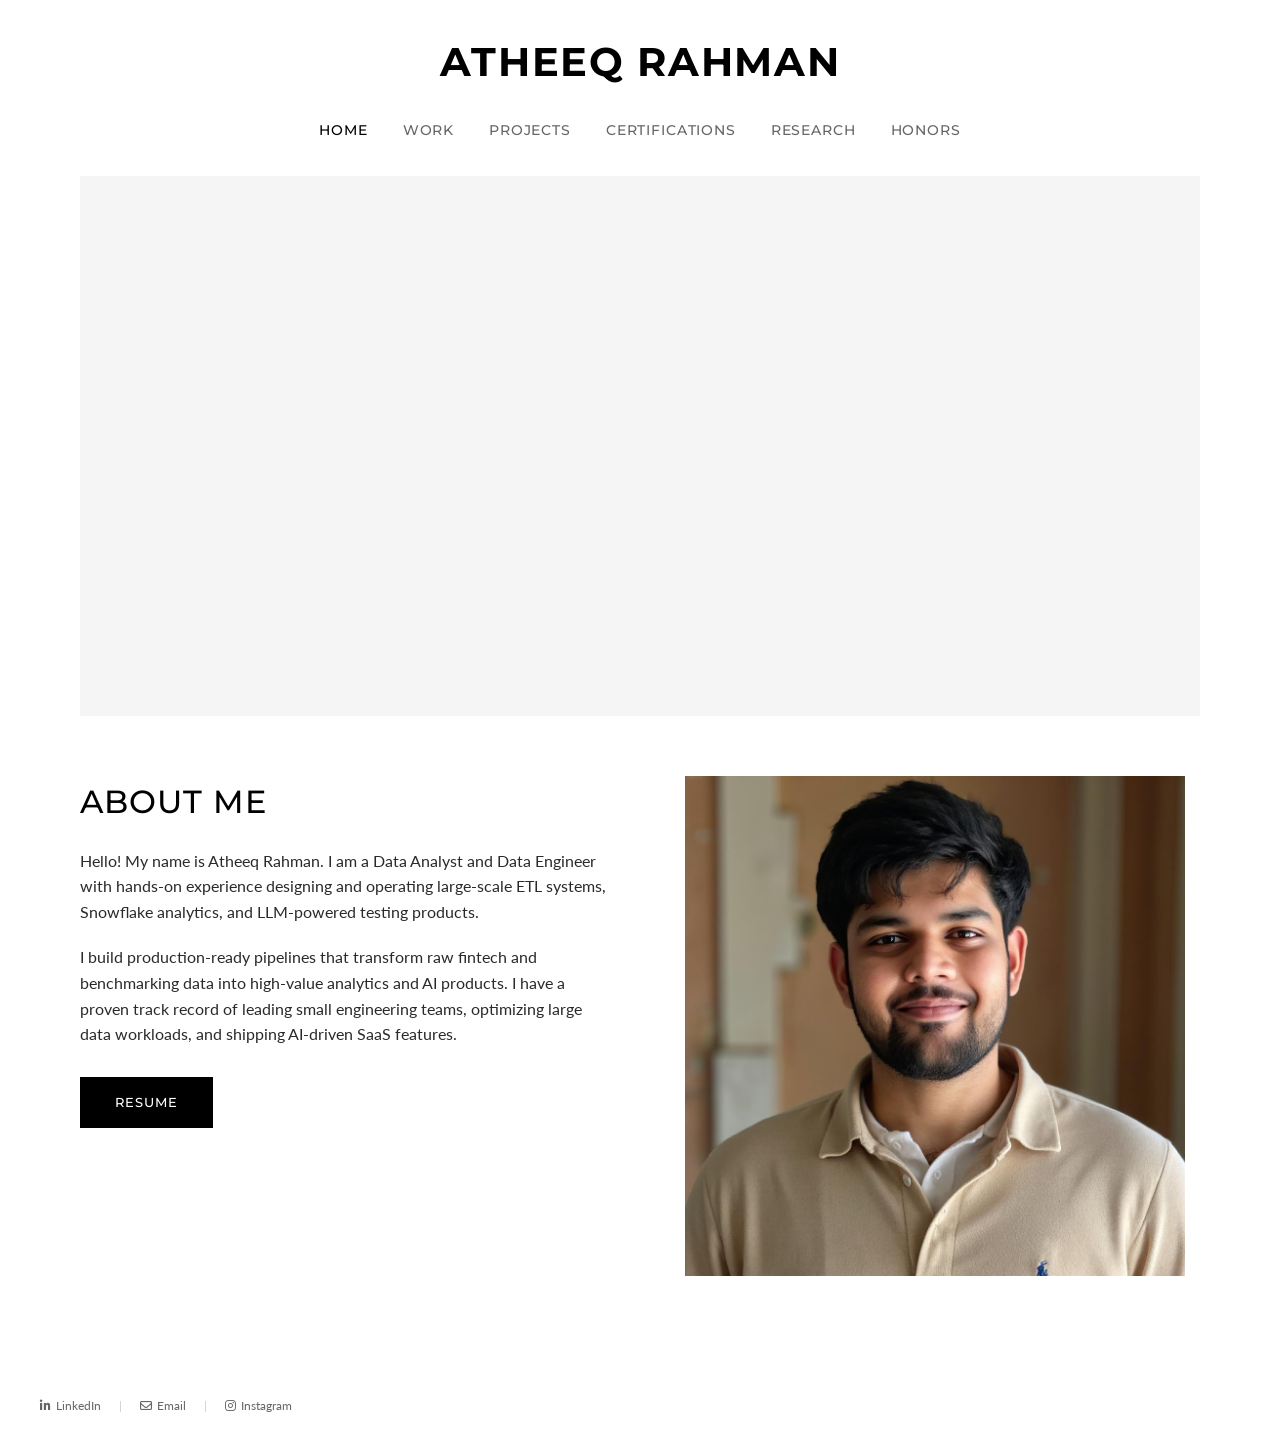
<file: index.html>
<!DOCTYPE html>
<html lang="en">

<head>
    <meta charset="UTF-8">
    <meta name="viewport" content="width=device-width, initial-scale=1.0">
    <title>ATHEEQ RAHMAN - Home</title>
    <link rel="stylesheet" href="css/style.css">
    <link rel="icon" href="img/ar_logo.png">
</head>

<body>

    <!-- Mobile Navigation Overlay -->
    <div class="mobile-nav-overlay">
        <ul class="mobile-nav-links">
            <li><a href="index.html">Home</a></li>
            <li><a href="work.html">Work</a></li>
            <li><a href="projects.html">Projects</a></li>
            <li><a href="certifications.html">Certifications</a></li>
            <li><a href="research.html">Research</a></li>
            <li><a href="honors.html">Honors</a></li>
        </ul>
    </div>

    <!-- Header -->
    <header>
        <div class="hamburger-menu">
            <div class="hamburger-icon">
                <span class="hamburger-line"></span>
                <span class="hamburger-line"></span>
                <span class="hamburger-line"></span>
            </div>
        </div>

        <h1 class="site-title"><a href="index.html">ATHEEQ RAHMAN</a></h1>

        <nav class="desktop-nav">
            <a href="index.html" class="active">HOME</a>
            <a href="work.html">WORK</a>
            <a href="projects.html">PROJECTS</a>
            <a href="certifications.html">CERTIFICATIONS</a>
            <a href="research.html">RESEARCH</a>
            <a href="honors.html">HONORS</a>
        </nav>
    </header>

    <!-- Main Content -->
    <main>
        <!-- Hero Image Section -->
        <section class="hero"
            style="background-image: url('https://images.unsplash.com/photo-1499750310107-5fef28a66643?q=80&w=2070&auto=format&fit=crop');">
        </section>

        <!-- About Section -->
        <section class="split-section">
            <div class="split-text">
                <h2>ABOUT ME</h2>
                <p>Hello! My name is Atheeq Rahman. I am a Data Analyst and Data Engineer with hands-on experience designing and operating large-scale ETL systems, Snowflake analytics, and LLM-powered testing products.</p>
                <p>I build production-ready pipelines that transform raw fintech and benchmarking data into high-value analytics and AI products. I have a proven track record of leading small engineering teams, optimizing large data workloads, and shipping AI-driven SaaS features.</p>
                <div style="margin-top: 30px;">
                    <a href="https://drive.google.com/file/d/1USI_0iSrFmCLJwUeCvkfFnqc3nYuuqk7/view?usp=sharing" target="_blank" class="btn">RESUME</a>
                </div>
            </div>
            <div class="split-image">
                <img src="img/Headshot.jpeg" alt="Atheeq Rahman Portrait" style="max-height: 500px; object-fit: cover;">
            </div>
        </section>
    </main>

    <!-- Footer -->
    <footer>
        <a href="https://www.linkedin.com/in/rahmanatheeq/" target="_blank"><i class="fa-brands fa-linkedin-in" style="margin-right: 5px;"></i>LinkedIn</a> <span style="margin-right: 15px; color: #ccc;">|</span>
        <a href="mailto:atheeqrahman15@gmail.com"><i class="fa-regular fa-envelope" style="margin-right: 5px;"></i>Email</a> <span style="margin-right: 15px; color: #ccc;">|</span>
        <a href="https://www.instagram.com/atheeqrahman._/?hl=en" target="_blank"><i class="fa-brands fa-instagram" style="margin-right: 5px;"></i>Instagram</a>
    </footer>

    <script src="js/script.js"></script>
</body>

</html>
</file>
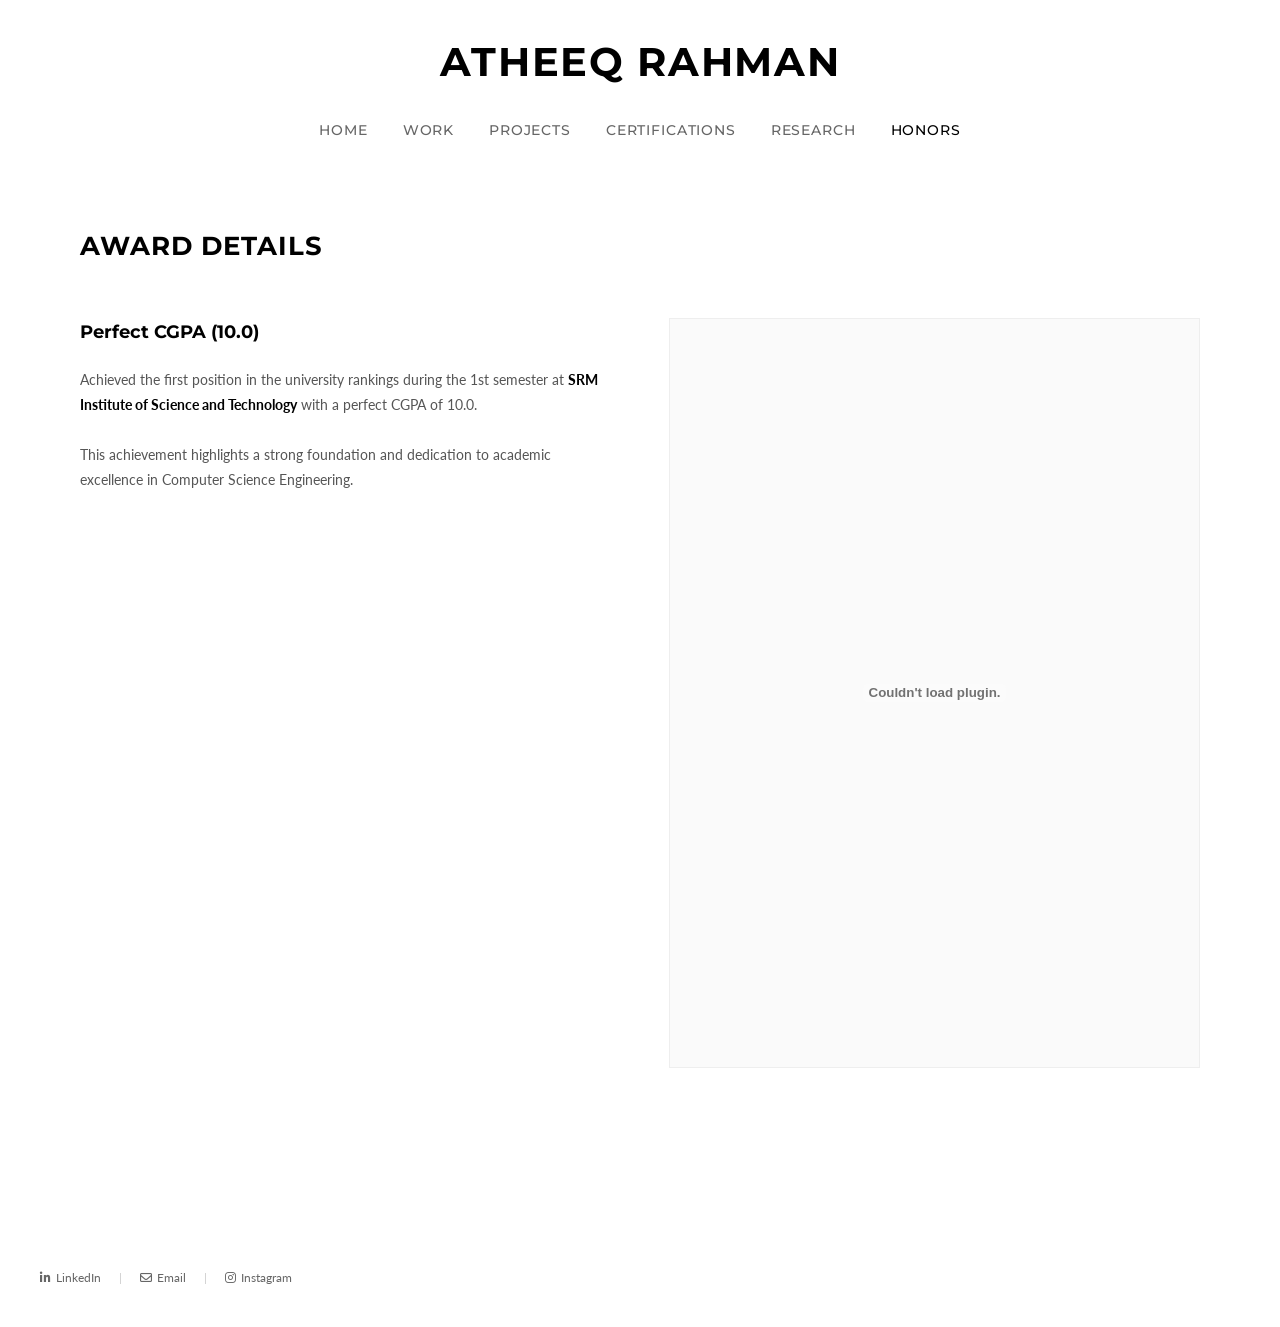
<file: award_cgpa.html>
<!DOCTYPE html>
<html lang="en">
<head>
    <meta charset="UTF-8">
    <meta name="viewport" content="width=device-width, initial-scale=1.0">
    <title>ATHEEQ RAHMAN - Perfect CGPA (10.0)</title>
    <link rel="stylesheet" href="css/style.css">
    <style>
        .award-header {
            margin-top: 50px;
            margin-bottom: 50px;
        }
        .award-header h2 {
            font-size: 26px;
            letter-spacing: 1px;
            font-weight: 700;
            text-transform: uppercase;
        }

        .award-content {
            display: flex;
            align-items: flex-start;
            gap: 60px;
            margin-bottom: 80px;
        }

        .award-text {
            flex: 1;
        }
        .award-text h3 {
            font-size: 18px;
            font-weight: 700;
            margin-bottom: 20px;
            text-transform: none;
            color: #000;
        }
        .award-text p {
            font-size: 14px;
            color: #555;
            margin-bottom: 25px;
            line-height: 1.8;
        }
        .award-text p strong {
            color: #000;
            font-weight: bold;
        }

        .award-media {
            flex: 1;
            display: flex;
            justify-content: flex-start;
            background-color: #fafafa;
            border: 1px solid #eee;
        }
        .award-media embed, .award-media img {
            width: 100%;
            aspect-ratio: 1 / 1.414; /* Portrait aspect ratio */
            height: auto;
            display: block;
        }

        @media screen and (max-width: 768px) {
            .award-content {
                flex-direction: column;
            }
        }
    </style>
    <link rel="icon" href="img/ar_logo.png">
</head>
<body>

    <div class="mobile-nav-overlay">
        <ul class="mobile-nav-links">
            <li><a href="index.html">Home</a></li>
            <li><a href="work.html">Work</a></li>
            <li><a href="projects.html">Projects</a></li>
            <li><a href="certifications.html">Certifications</a></li>
            <li><a href="research.html">Research</a></li>
            <li><a href="honors.html">Honors</a></li>
        </ul>
    </div>

    <header>
        <div class="hamburger-menu">
            <div class="hamburger-icon">
                <span class="hamburger-line"></span>
                <span class="hamburger-line"></span>
                <span class="hamburger-line"></span>
            </div>
        </div>
        <h1 class="site-title"><a href="index.html">ATHEEQ RAHMAN</a></h1>
        <nav class="desktop-nav">
            <a href="index.html">HOME</a>
            <a href="work.html">WORK</a>
            <a href="projects.html">PROJECTS</a>
            <a href="certifications.html">CERTIFICATIONS</a>
            <a href="research.html">RESEARCH</a>
            <a href="honors.html" class="active">HONORS</a>
        </nav>
    </header>

    <main>
        <div class="award-header">
            <h2>AWARD DETAILS</h2>
        </div>
        <div class="award-content">
            <div class="award-text">
                <h3>Perfect CGPA (10.0)</h3>
                <p>Achieved the first position in the university rankings during the 1st semester at <strong>SRM Institute of Science and Technology</strong> with a perfect CGPA of 10.0.</p>
                <p>This achievement highlights a strong foundation and dedication to academic excellence in Computer Science Engineering.</p>
            </div>
            <div class="award-media">
                <embed src="Awards/UG_Semester_1.pdf" type="application/pdf">
            </div>
        </div>
    </main>

    <footer>
        <a href="https://www.linkedin.com/in/rahmanatheeq/" target="_blank"><i class="fa-brands fa-linkedin-in" style="margin-right: 5px;"></i>LinkedIn</a> <span style="margin-right: 15px; color: #ccc;">|</span>
        <a href="mailto:atheeqrahman15@gmail.com"><i class="fa-regular fa-envelope" style="margin-right: 5px;"></i>Email</a> <span style="margin-right: 15px; color: #ccc;">|</span>
        <a href="https://www.instagram.com/atheeqrahman._/?hl=en" target="_blank"><i class="fa-brands fa-instagram" style="margin-right: 5px;"></i>Instagram</a>
    </footer>

    <script src="js/script.js"></script>
</body>
</html>
</file>
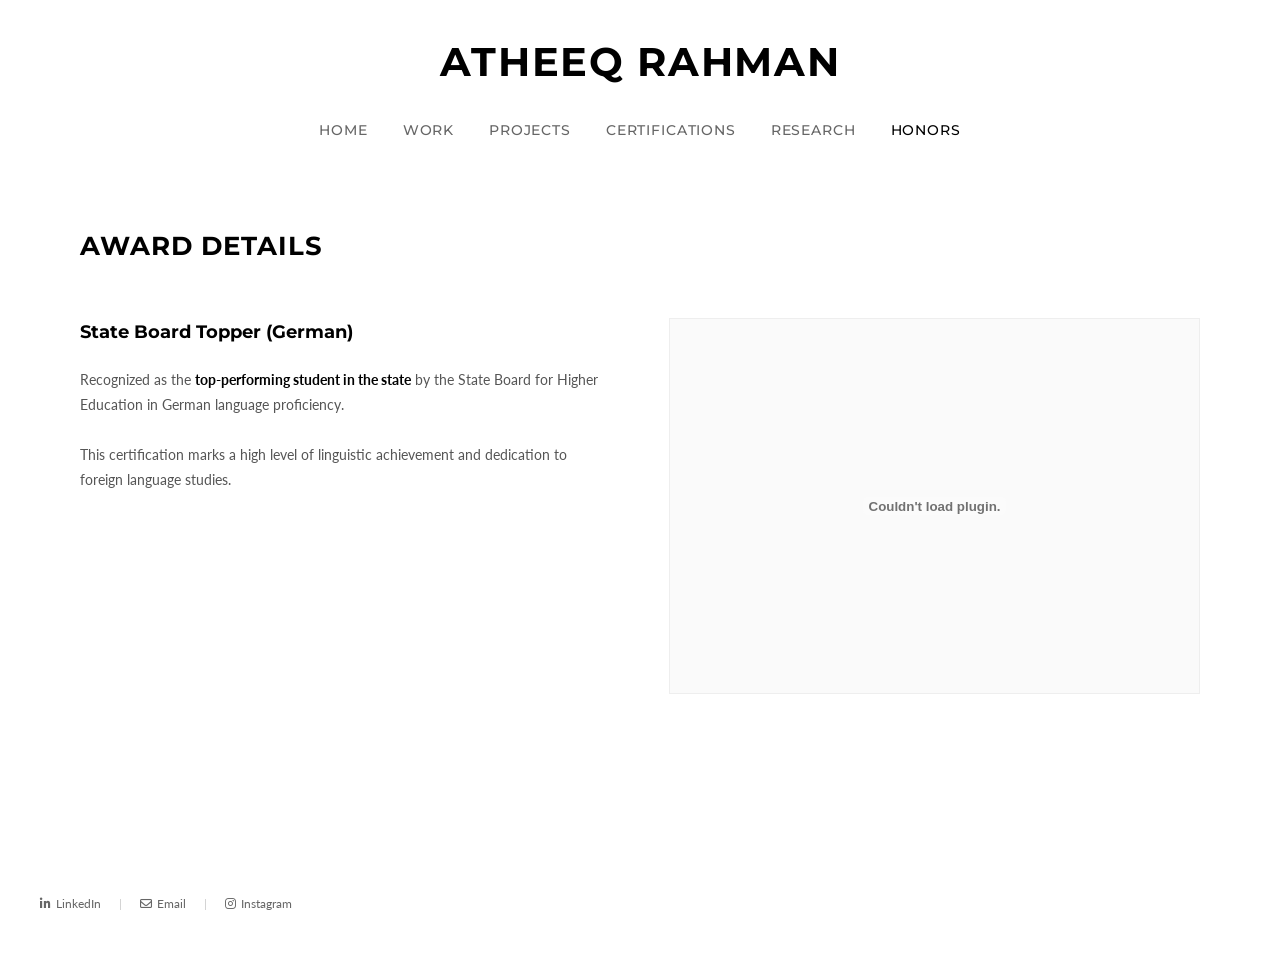
<file: award_german.html>
<!DOCTYPE html>
<html lang="en">
<head>
    <meta charset="UTF-8">
    <meta name="viewport" content="width=device-width, initial-scale=1.0">
    <title>ATHEEQ RAHMAN - State Board Topper</title>
    <link rel="stylesheet" href="css/style.css">
    <style>
        .award-header {
            margin-top: 50px;
            margin-bottom: 50px;
        }
        .award-header h2 {
            font-size: 26px;
            letter-spacing: 1px;
            font-weight: 700;
            text-transform: uppercase;
        }

        .award-content {
            display: flex;
            align-items: flex-start;
            gap: 60px;
            margin-bottom: 80px;
        }

        .award-text {
            flex: 1;
        }
        .award-text h3 {
            font-size: 18px;
            font-weight: 700;
            margin-bottom: 20px;
            text-transform: none;
            color: #000;
        }
        .award-text p {
            font-size: 14px;
            color: #555;
            margin-bottom: 25px;
            line-height: 1.8;
        }
        .award-text p strong {
            color: #000;
            font-weight: bold;
        }

        .award-media {
            flex: 1;
            display: flex;
            justify-content: flex-start;
            background-color: #fafafa;
            border: 1px solid #eee;
        }
        .award-media embed, .award-media img {
            width: 100%;
            aspect-ratio: 1.414 / 1; /* Fits a landscape A4 perfecty */
            height: auto;
            display: block;
        }

        @media screen and (max-width: 768px) {
            .award-content {
                flex-direction: column;
            }
        }
    </style>
    <link rel="icon" href="img/ar_logo.png">
</head>
<body>

    <div class="mobile-nav-overlay">
        <ul class="mobile-nav-links">
            <li><a href="index.html">Home</a></li>
            <li><a href="work.html">Work</a></li>
            <li><a href="projects.html">Projects</a></li>
            <li><a href="certifications.html">Certifications</a></li>
            <li><a href="research.html">Research</a></li>
            <li><a href="honors.html">Honors</a></li>
        </ul>
    </div>

    <header>
        <div class="hamburger-menu">
            <div class="hamburger-icon">
                <span class="hamburger-line"></span>
                <span class="hamburger-line"></span>
                <span class="hamburger-line"></span>
            </div>
        </div>
        <h1 class="site-title"><a href="index.html">ATHEEQ RAHMAN</a></h1>
        <nav class="desktop-nav">
            <a href="index.html">HOME</a>
            <a href="work.html">WORK</a>
            <a href="projects.html">PROJECTS</a>
            <a href="certifications.html">CERTIFICATIONS</a>
            <a href="research.html">RESEARCH</a>
            <a href="honors.html" class="active">HONORS</a>
        </nav>
    </header>

    <main>
        <div class="award-header">
            <h2>AWARD DETAILS</h2>
        </div>
        <div class="award-content">
            <div class="award-text">
                <h3>State Board Topper (German)</h3>
                <p>Recognized as the <strong>top-performing student in the state</strong> by the State Board for Higher Education in German language proficiency.</p>
                <p>This certification marks a high level of linguistic achievement and dedication to foreign language studies.</p>
            </div>
            <div class="award-media">
                <embed src="Awards/German Certificate.pdf" type="application/pdf">
            </div>
        </div>
    </main>

    <footer>
        <a href="https://www.linkedin.com/in/rahmanatheeq/" target="_blank"><i class="fa-brands fa-linkedin-in" style="margin-right: 5px;"></i>LinkedIn</a> <span style="margin-right: 15px; color: #ccc;">|</span>
        <a href="mailto:atheeqrahman15@gmail.com"><i class="fa-regular fa-envelope" style="margin-right: 5px;"></i>Email</a> <span style="margin-right: 15px; color: #ccc;">|</span>
        <a href="https://www.instagram.com/atheeqrahman._/?hl=en" target="_blank"><i class="fa-brands fa-instagram" style="margin-right: 5px;"></i>Instagram</a>
    </footer>

    <script src="js/script.js"></script>
</body>
</html>
</file>
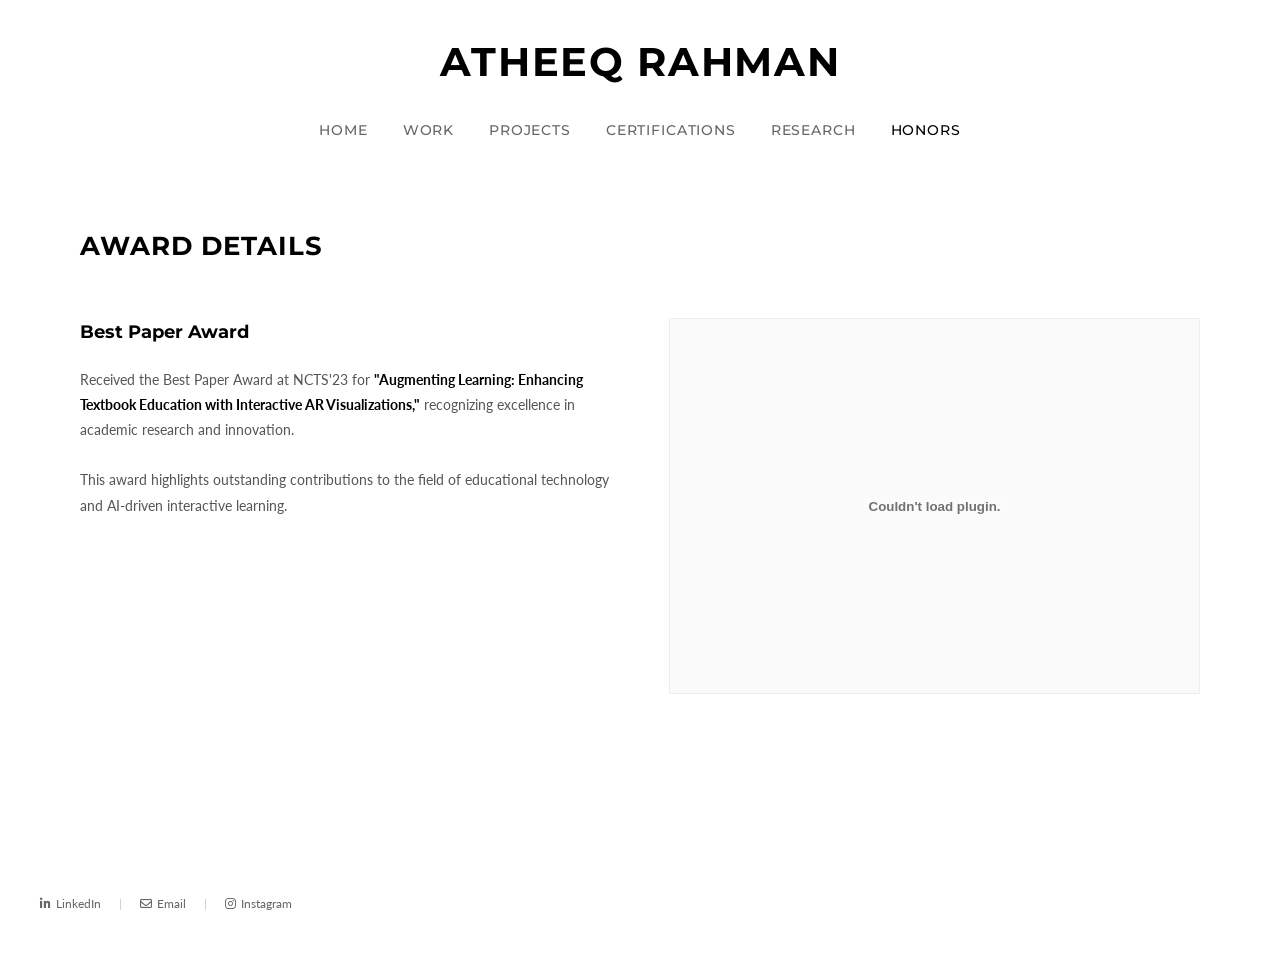
<file: award_paper.html>
<!DOCTYPE html>
<html lang="en">
<head>
    <meta charset="UTF-8">
    <meta name="viewport" content="width=device-width, initial-scale=1.0">
    <title>ATHEEQ RAHMAN - Best Paper Award</title>
    <link rel="stylesheet" href="css/style.css">
    <style>
        .award-header {
            margin-top: 50px;
            margin-bottom: 50px;
        }
        .award-header h2 {
            font-size: 26px;
            letter-spacing: 1px;
            font-weight: 700;
            text-transform: uppercase;
        }

        .award-content {
            display: flex;
            align-items: flex-start;
            gap: 60px;
            margin-bottom: 80px;
        }

        .award-text {
            flex: 1;
        }
        .award-text h3 {
            font-size: 18px;
            font-weight: 700;
            margin-bottom: 20px;
            text-transform: none;
            color: #000;
        }
        .award-text p {
            font-size: 14px;
            color: #555;
            margin-bottom: 25px;
            line-height: 1.8;
        }
        .award-text p strong {
            color: #000;
            font-weight: bold;
        }

        .award-media {
            flex: 1;
            display: flex;
            justify-content: flex-start;
            background-color: #fafafa;
            border: 1px solid #eee;
        }
        .award-media embed, .award-media img {
            width: 100%;
            aspect-ratio: 1.414 / 1; /* Landscape aspect ratio */
            height: auto;
            display: block;
        }

        @media screen and (max-width: 768px) {
            .award-content {
                flex-direction: column;
            }
        }
    </style>
    <link rel="icon" href="img/ar_logo.png">
</head>
<body>

    <div class="mobile-nav-overlay">
        <ul class="mobile-nav-links">
            <li><a href="index.html">Home</a></li>
            <li><a href="work.html">Work</a></li>
            <li><a href="projects.html">Projects</a></li>
            <li><a href="certifications.html">Certifications</a></li>
            <li><a href="research.html">Research</a></li>
            <li><a href="honors.html">Honors</a></li>
        </ul>
    </div>

    <header>
        <div class="hamburger-menu">
            <div class="hamburger-icon">
                <span class="hamburger-line"></span>
                <span class="hamburger-line"></span>
                <span class="hamburger-line"></span>
            </div>
        </div>
        <h1 class="site-title"><a href="index.html">ATHEEQ RAHMAN</a></h1>
        <nav class="desktop-nav">
            <a href="index.html">HOME</a>
            <a href="work.html">WORK</a>
            <a href="projects.html">PROJECTS</a>
            <a href="certifications.html">CERTIFICATIONS</a>
            <a href="research.html">RESEARCH</a>
            <a href="honors.html" class="active">HONORS</a>
        </nav>
    </header>

    <main>
        <div class="award-header">
            <h2>AWARD DETAILS</h2>
        </div>
        <div class="award-content">
            <div class="award-text">
                <h3>Best Paper Award</h3>
                <p>Received the Best Paper Award at NCTS'23 for <strong>"Augmenting Learning: Enhancing Textbook Education with Interactive AR Visualizations,"</strong> recognizing excellence in academic research and innovation.</p>
                <p>This award highlights outstanding contributions to the field of educational technology and AI-driven interactive learning.</p>
            </div>
            <div class="award-media">
                <embed src="Awards/NCTS'23_Best_Paper_Award.pdf" type="application/pdf">
            </div>
        </div>
    </main>

    <footer>
        <a href="https://www.linkedin.com/in/rahmanatheeq/" target="_blank"><i class="fa-brands fa-linkedin-in" style="margin-right: 5px;"></i>LinkedIn</a> <span style="margin-right: 15px; color: #ccc;">|</span>
        <a href="mailto:atheeqrahman15@gmail.com"><i class="fa-regular fa-envelope" style="margin-right: 5px;"></i>Email</a> <span style="margin-right: 15px; color: #ccc;">|</span>
        <a href="https://www.instagram.com/atheeqrahman._/?hl=en" target="_blank"><i class="fa-brands fa-instagram" style="margin-right: 5px;"></i>Instagram</a>
    </footer>

    <script src="js/script.js"></script>
</body>
</html>
</file>
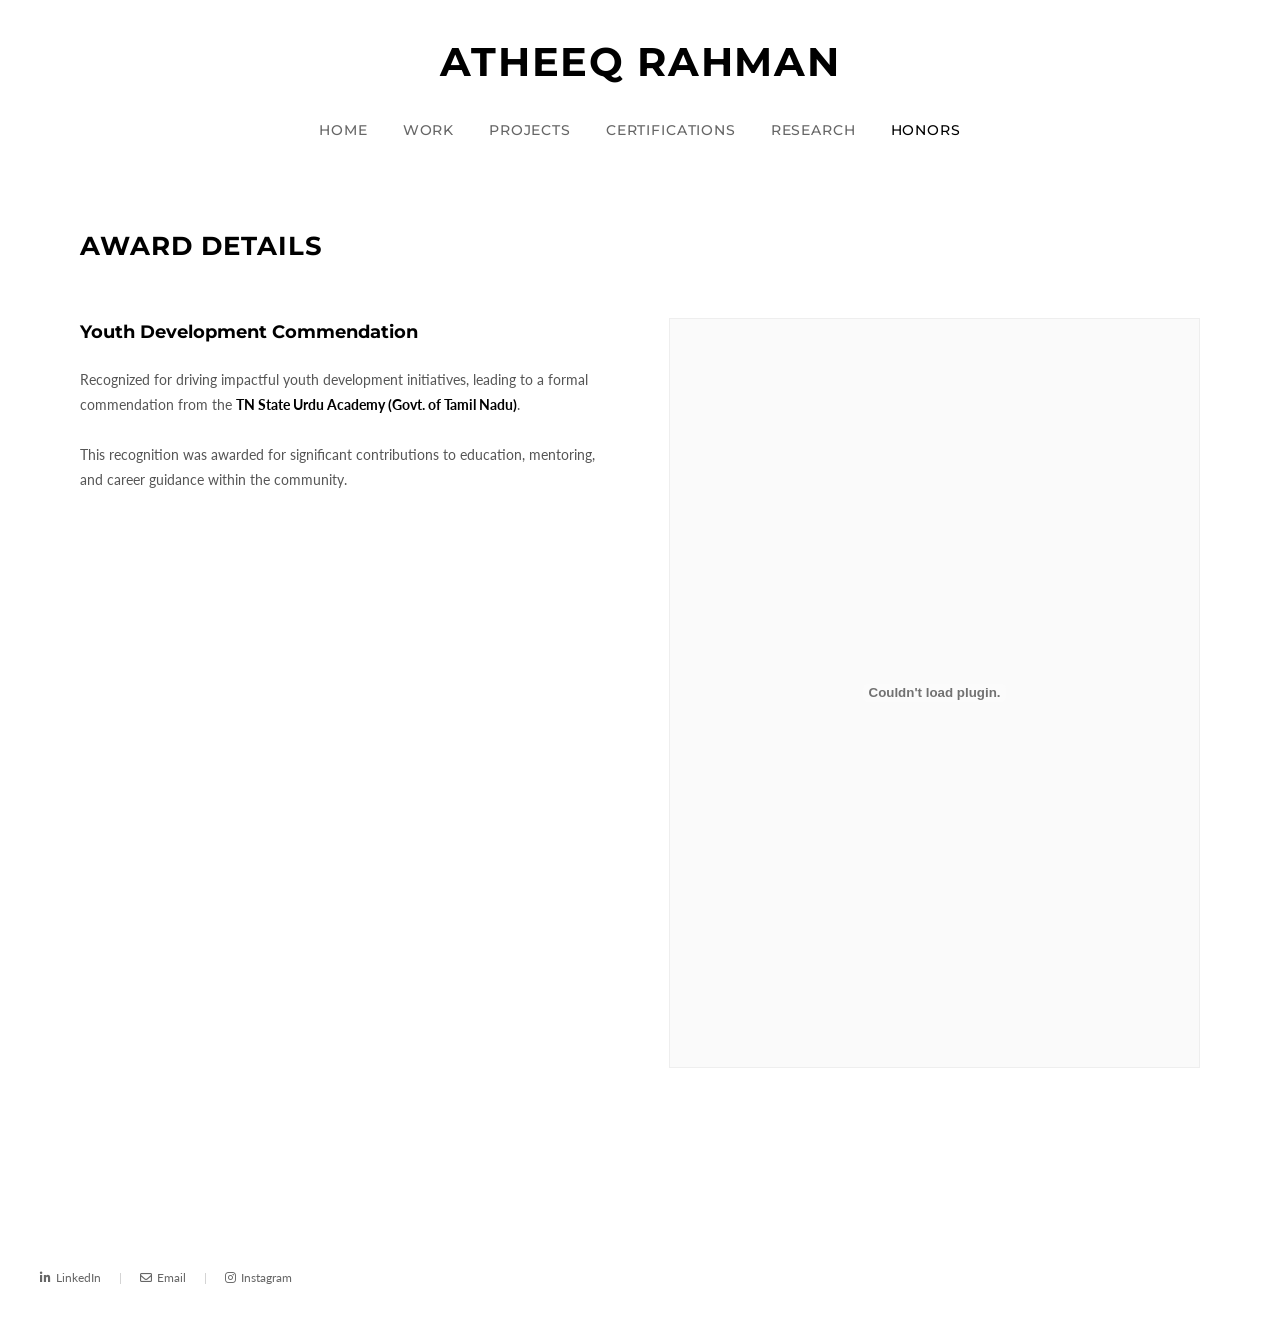
<file: award_youth.html>
<!DOCTYPE html>
<html lang="en">
<head>
    <meta charset="UTF-8">
    <meta name="viewport" content="width=device-width, initial-scale=1.0">
    <title>ATHEEQ RAHMAN - Youth Development</title>
    <link rel="stylesheet" href="css/style.css">
    <style>
        .award-header {
            margin-top: 50px;
            margin-bottom: 50px;
        }
        .award-header h2 {
            font-size: 26px;
            letter-spacing: 1px;
            font-weight: 700;
            text-transform: uppercase;
        }

        .award-content {
            display: flex;
            align-items: flex-start;
            gap: 60px;
            margin-bottom: 80px;
        }

        .award-text {
            flex: 1;
        }
        .award-text h3 {
            font-size: 18px;
            font-weight: 700;
            margin-bottom: 20px;
            text-transform: none;
            color: #000;
        }
        .award-text p {
            font-size: 14px;
            color: #555;
            margin-bottom: 25px;
            line-height: 1.8;
        }
        .award-text p strong {
            color: #000;
            font-weight: bold;
        }

        .award-media {
            flex: 1;
            display: flex;
            justify-content: flex-start;
            background-color: #fafafa;
            border: 1px solid #eee;
        }
        .award-media embed {
            width: 100%;
            height: auto;
            aspect-ratio: 1 / 1.414; /* Portrait PDF Layout */
            display: block;
        }
        .award-media img {
            width: 100%;
            height: auto;
            object-fit: contain;
            display: block;
        }

        @media screen and (max-width: 768px) {
            .award-content {
                flex-direction: column;
            }
        }
    </style>
    <link rel="icon" href="img/ar_logo.png">
</head>
<body>

    <div class="mobile-nav-overlay">
        <ul class="mobile-nav-links">
            <li><a href="index.html">Home</a></li>
            <li><a href="work.html">Work</a></li>
            <li><a href="projects.html">Projects</a></li>
            <li><a href="certifications.html">Certifications</a></li>
            <li><a href="research.html">Research</a></li>
            <li><a href="honors.html">Honors</a></li>
        </ul>
    </div>

    <header>
        <div class="hamburger-menu">
            <div class="hamburger-icon">
                <span class="hamburger-line"></span>
                <span class="hamburger-line"></span>
                <span class="hamburger-line"></span>
            </div>
        </div>
        <h1 class="site-title"><a href="index.html">ATHEEQ RAHMAN</a></h1>
        <nav class="desktop-nav">
            <a href="index.html">HOME</a>
            <a href="work.html">WORK</a>
            <a href="projects.html">PROJECTS</a>
            <a href="certifications.html">CERTIFICATIONS</a>
            <a href="research.html">RESEARCH</a>
            <a href="honors.html" class="active">HONORS</a>
        </nav>
    </header>

    <main>
        <div class="award-header">
            <h2>AWARD DETAILS</h2>
        </div>
        <div class="award-content">
            <div class="award-text">
                <h3>Youth Development Commendation</h3>
                <p>Recognized for driving impactful youth development initiatives, leading to a formal commendation from the <strong>TN State Urdu Academy (Govt. of Tamil Nadu)</strong>.</p>
                <p>This recognition was awarded for significant contributions to education, mentoring, and career guidance within the community.</p>
            </div>
            <div class="award-media">
                <embed src="Awards/TNUA Letter of Appreciation.pdf" type="application/pdf" style="aspect-ratio: 1 / 1.414;">
            </div>
        </div>
    </main>

    <footer>
        <a href="https://www.linkedin.com/in/rahmanatheeq/" target="_blank"><i class="fa-brands fa-linkedin-in" style="margin-right: 5px;"></i>LinkedIn</a> <span style="margin-right: 15px; color: #ccc;">|</span>
        <a href="mailto:atheeqrahman15@gmail.com"><i class="fa-regular fa-envelope" style="margin-right: 5px;"></i>Email</a> <span style="margin-right: 15px; color: #ccc;">|</span>
        <a href="https://www.instagram.com/atheeqrahman._/?hl=en" target="_blank"><i class="fa-brands fa-instagram" style="margin-right: 5px;"></i>Instagram</a>
    </footer>

    <script src="js/script.js"></script>
</body>
</html>
</file>
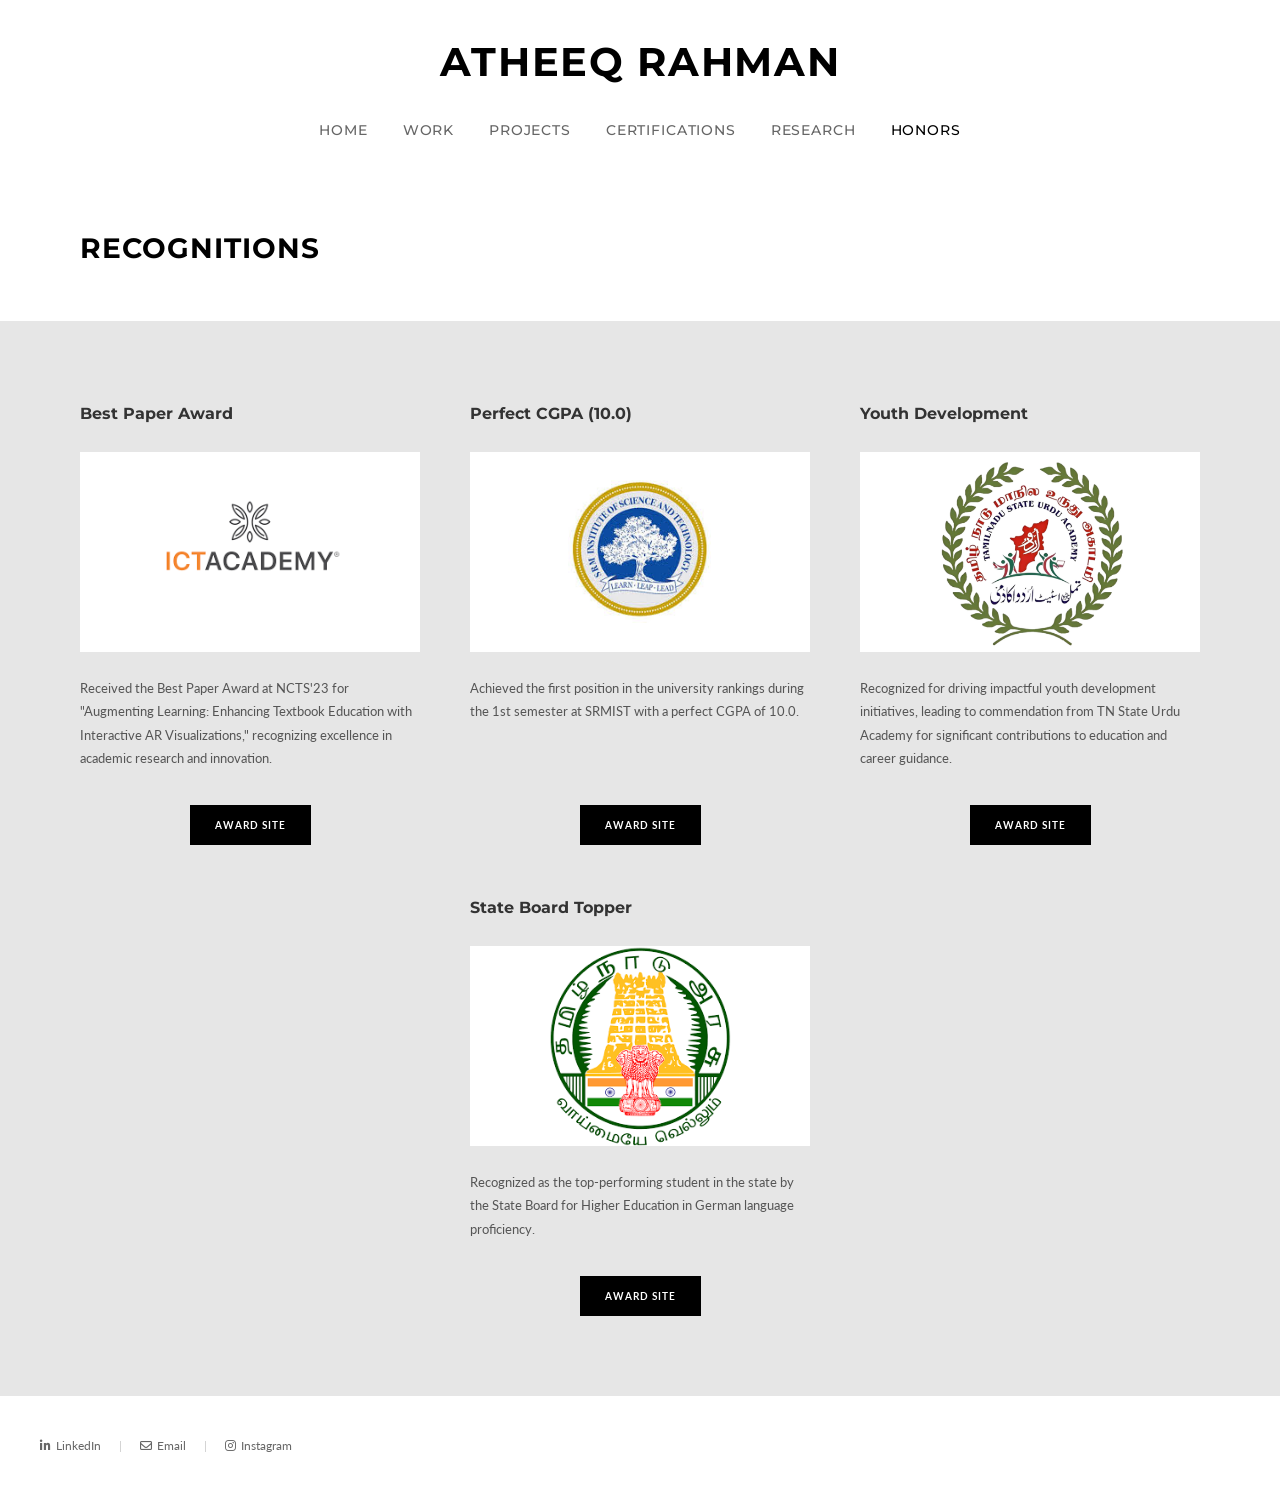
<file: honors.html>
<!DOCTYPE html>
<html lang="en">
<head>
    <meta charset="UTF-8">
    <meta name="viewport" content="width=device-width, initial-scale=1.0">
    <title>ATHEEQ RAHMAN - Honors</title>
    <link rel="stylesheet" href="css/style.css">
    <style>
        .honors-header {
            margin-top: 50px;
        }
        .honors-header h2 {
            font-size: 28px;
            letter-spacing: 1px;
            font-weight: 700;
        }

        .honors-full-bg {
            background-color: #E6E6E6;
            width: 100%;
            padding: 80px 0;
            margin-top: -30px; /* Offset the main padding slightly for a tighter fit */
        }

        .honors-container {
            max-width: 1200px;
            margin: 0 auto;
            padding: 0 40px;
        }

        .honors-grid {
            display: grid;
            grid-template-columns: repeat(3, 1fr);
            gap: 50px;
        }
        
        .honor-card {
            text-align: left;
            display: flex;
            flex-direction: column;
            align-items: flex-start;
        }
        .honor-card h3 {
            font-size: 16px;
            font-weight: 700;
            margin-bottom: 25px;
            text-transform: none;
            letter-spacing: 0;
            color: #333;
        }
        .honor-card img {
            width: 100%;
            height: 200px;
            object-fit: contain;
            background-color: #fff;
            margin-bottom: 25px;
        }
        .honor-card p {
            font-size: 13px;
            color: #555;
            line-height: 1.8;
            margin-bottom: 35px;
            flex-grow: 1;
        }
        .award-btn {
            display: inline-block;
            background-color: #000;
            color: #fff;
            padding: 12px 25px;
            font-size: 10px;
            font-weight: 700;
            letter-spacing: 1px;
            text-transform: uppercase;
            align-self: center;
            transition: background-color 0.3s;
        }
        .award-btn:hover {
            background-color: #333;
        }

        @media screen and (min-width: 901px) {
            .honors-grid > .honor-card:last-child:nth-child(4) {
                grid-column: 2;
            }
        }

        @media screen and (max-width: 900px) {
            .honors-grid {
                grid-template-columns: repeat(2, 1fr);
            }
        }
        @media screen and (max-width: 600px) {
            .honors-grid {
                grid-template-columns: 1fr;
            }
        }
    </style>
    <link rel="icon" href="img/ar_logo.png">
</head>
<body>

    <div class="mobile-nav-overlay">
        <ul class="mobile-nav-links">
            <li><a href="index.html">Home</a></li>
            <li><a href="work.html">Work</a></li>
            <li><a href="projects.html">Projects</a></li>
            <li><a href="certifications.html">Certifications</a></li>
            <li><a href="research.html">Research</a></li>
            <li><a href="honors.html">Honors</a></li>
        </ul>
    </div>

    <header>
        <div class="hamburger-menu">
            <div class="hamburger-icon">
                <span class="hamburger-line"></span>
                <span class="hamburger-line"></span>
                <span class="hamburger-line"></span>
            </div>
        </div>
        <h1 class="site-title"><a href="index.html">ATHEEQ RAHMAN</a></h1>
        <nav class="desktop-nav">
            <a href="index.html">HOME</a>
            <a href="work.html">WORK</a>
            <a href="projects.html">PROJECTS</a>
            <a href="certifications.html">CERTIFICATIONS</a>
            <a href="research.html">RESEARCH</a>
            <a href="honors.html" class="active">HONORS</a>
        </nav>
    </header>

    <main>
        <div class="honors-header">
            <h2>RECOGNITIONS</h2>
        </div>
    </main>

    <div class="honors-full-bg">
        <div class="honors-container">
            <div class="honors-grid">
                <div class="honor-card">
                    <h3>Best Paper Award</h3>
                    <img src="img/ICT ACADEMY.png" alt="ICT Academy Logo">
                    <p>Received the Best Paper Award at NCTS'23 for "Augmenting Learning: Enhancing Textbook Education with Interactive AR Visualizations," recognizing excellence in academic research and innovation.</p>
                    <a href="award_paper.html" class="award-btn">AWARD SITE</a>
                </div>
                <div class="honor-card">
                    <h3>Perfect CGPA (10.0)</h3>
                    <img src="img/SRM LOGO.jpeg" alt="SRM Logo">
                    <p>Achieved the first position in the university rankings during the 1st semester at SRMIST with a perfect CGPA of 10.0.</p>
                    <a href="award_cgpa.html" class="award-btn">AWARD SITE</a>
                </div>
                <div class="honor-card">
                    <h3>Youth Development</h3>
                    <img src="img/TNUA Logo.png" alt="TNUA Logo">
                    <p>Recognized for driving impactful youth development initiatives, leading to commendation from TN State Urdu Academy for significant contributions to education and career guidance.</p>
                    <a href="award_youth.html" class="award-btn">AWARD SITE</a>
                </div>
                <div class="honor-card">
                    <h3>State Board Topper</h3>
                    <img src="img/TN LOGO.png" alt="TN Logo">
                    <p>Recognized as the top-performing student in the state by the State Board for Higher Education in German language proficiency.</p>
                    <a href="award_german.html" class="award-btn">AWARD SITE</a>
                </div>

            </div>
        </div>
    </div>

    <footer>
        <a href="https://www.linkedin.com/in/rahmanatheeq/" target="_blank"><i class="fa-brands fa-linkedin-in" style="margin-right: 5px;"></i>LinkedIn</a> <span style="margin-right: 15px; color: #ccc;">|</span>
        <a href="mailto:atheeqrahman15@gmail.com"><i class="fa-regular fa-envelope" style="margin-right: 5px;"></i>Email</a> <span style="margin-right: 15px; color: #ccc;">|</span>
        <a href="https://www.instagram.com/atheeqrahman._/?hl=en" target="_blank"><i class="fa-brands fa-instagram" style="margin-right: 5px;"></i>Instagram</a>
    </footer>

    <script src="js/script.js"></script>
</body>
</html>
</file>
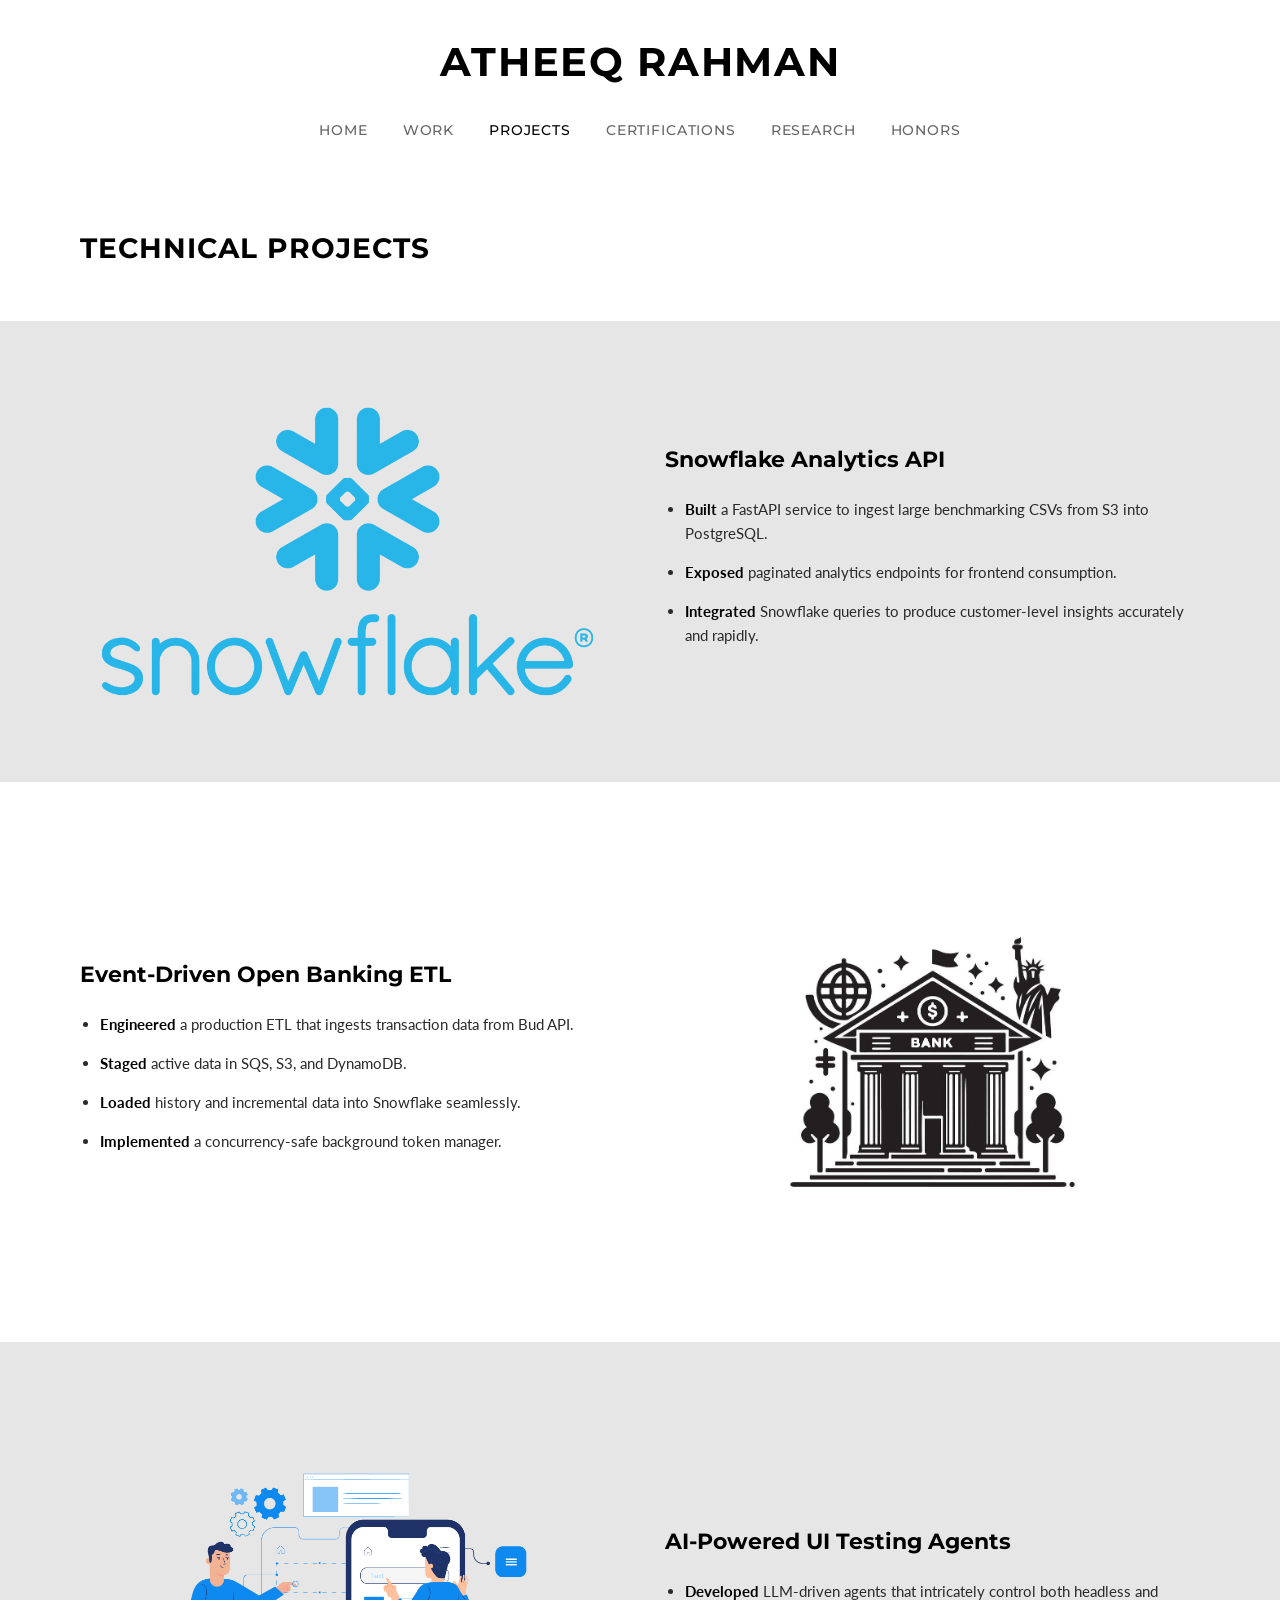
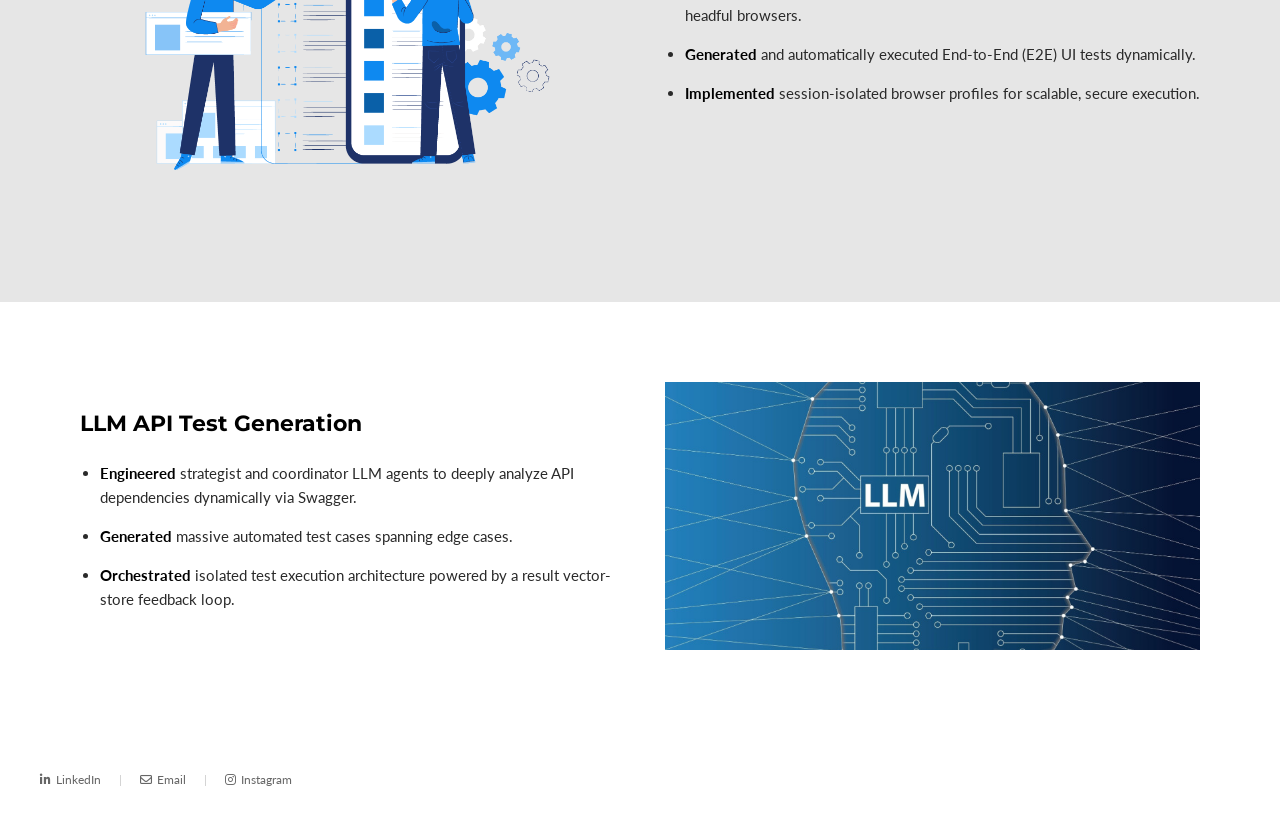
<file: projects.html>
<!DOCTYPE html>
<html lang="en">
<head>
    <meta charset="UTF-8">
    <meta name="viewport" content="width=device-width, initial-scale=1.0">
    <title>ATHEEQ RAHMAN - Projects</title>
    <link rel="stylesheet" href="css/style.css">
    <style>
        .projects-header {
            margin-top: 50px;
            margin-bottom: 50px;
        }
        .projects-header h2 {
            font-size: 28px;
            letter-spacing: 1px;
            font-weight: 700;
            text-transform: uppercase;
        }
        
        .project-section {
            width: 100%;
            padding: 80px 0;
        }
        
        .project-section.bg-grey {
            background-color: #E6E6E6;
        }
        
        .project-section.bg-white {
            background-color: #ffffff;
        }
        
        .project-container {
            max-width: 1200px;
            margin: 0 auto;
            padding: 0 40px;
        }

        .project-row {
            display: flex;
            align-items: center;
            gap: 50px;
        }

        .project-text, .project-media {
            flex: 1;
        }
        
        .project-text h3 {
            font-size: 22px;
            margin-bottom: 20px;
            text-transform: none;
            font-weight: 700;
        }

        .project-text ul {
            padding-left: 20px;
            color: #2A2A2A;
        }
        .project-text ul li {
            margin-bottom: 15px;
            font-size: 15px;
            line-height: 1.6;
        }
        .project-text ul li strong {
            font-weight: bold;
            color: #000;
        }

        .project-media img {
            width: 100%;
            height: auto;
            display: block;
        }

        @media screen and (max-width: 768px) {
            .project-row, .project-row[style*="row-reverse"] {
                flex-direction: column !important; 
            }
        }
    </style>
    <link rel="icon" href="img/ar_logo.png">
</head>
<body>

    <div class="mobile-nav-overlay">
        <ul class="mobile-nav-links">
            <li><a href="index.html">Home</a></li>
            <li><a href="work.html">Work</a></li>
            <li><a href="projects.html">Projects</a></li>
            <li><a href="certifications.html">Certifications</a></li>
            <li><a href="research.html">Research</a></li>
            <li><a href="honors.html">Honors</a></li>
        </ul>
    </div>

    <header>
        <div class="hamburger-menu">
            <div class="hamburger-icon">
                <span class="hamburger-line"></span>
                <span class="hamburger-line"></span>
                <span class="hamburger-line"></span>
            </div>
        </div>
        <h1 class="site-title"><a href="index.html">ATHEEQ RAHMAN</a></h1>
        <nav class="desktop-nav">
            <a href="index.html">HOME</a>
            <a href="work.html">WORK</a>
            <a href="projects.html" class="active">PROJECTS</a>
            <a href="certifications.html">CERTIFICATIONS</a>
            <a href="research.html">RESEARCH</a>
            <a href="honors.html">HONORS</a>
        </nav>
    </header>

    <main style="padding-bottom: 0;">
        <div class="projects-header">
            <h2>TECHNICAL PROJECTS</h2>
        </div>
    </main>

    <!-- Project 1 (Image on Left) -->
    <section class="project-section bg-grey">
        <div class="project-container">
            <div class="project-row">
                <div class="project-media">
                    <img src="img/Snowflake.png" alt="Snowflake Analytics API" style="max-height: 400px; object-fit: contain;">
                </div>
                <div class="project-text">
                    <h3>Snowflake Analytics API</h3>
                    <ul>
                        <li><strong>Built</strong> a FastAPI service to ingest large benchmarking CSVs from S3 into PostgreSQL.</li>
                        <li><strong>Exposed</strong> paginated analytics endpoints for frontend consumption.</li>
                        <li><strong>Integrated</strong> Snowflake queries to produce customer-level insights accurately and rapidly.</li>
                    </ul>
                </div>
            </div>
        </div>
    </section>

    <!-- Project 2 (Text on Left) -->
    <section class="project-section bg-white">
        <div class="project-container">
            <div class="project-row" style="flex-direction: row-reverse;">
                <div class="project-media">
                    <img src="img/Banking.jpg" alt="Open Banking ETL" style="max-height: 400px; object-fit: contain;">
                </div>
                <div class="project-text">
                    <h3>Event-Driven Open Banking ETL</h3>
                    <ul>
                        <li><strong>Engineered</strong> a production ETL that ingests transaction data from Bud API.</li>
                        <li><strong>Staged</strong> active data in SQS, S3, and DynamoDB.</li>
                        <li><strong>Loaded</strong> history and incremental data into Snowflake seamlessly.</li>
                        <li><strong>Implemented</strong> a concurrency-safe background token manager.</li>
                    </ul>
                </div>
            </div>
        </div>
    </section>

    <!-- Project 3 (Image on Left) -->
    <section class="project-section bg-grey">
        <div class="project-container">
            <div class="project-row">
                <div class="project-media">
                    <img src="img/Ui-ux-Testing.png" alt="AI UI Testing Agents" style="max-height: 400px; object-fit: contain;">
                </div>
                <div class="project-text">
                    <h3>AI-Powered UI Testing Agents</h3>
                    <ul>
                        <li><strong>Developed</strong> LLM-driven agents that intricately control both headless and headful browsers.</li>
                        <li><strong>Generated</strong> and automatically executed End-to-End (E2E) UI tests dynamically.</li>
                        <li><strong>Implemented</strong> session-isolated browser profiles for scalable, secure execution.</li>
                    </ul>
                </div>
            </div>
        </div>
    </section>

    <!-- Project 4 (Text on Left) -->
    <section class="project-section bg-white">
        <div class="project-container">
            <div class="project-row" style="flex-direction: row-reverse;">
                <div class="project-media">
                    <img src="img/llm.jpg" alt="API Test Generation" style="max-height: 400px; object-fit: contain;">
                </div>
                <div class="project-text">
                    <h3>LLM API Test Generation</h3>
                    <ul>
                        <li><strong>Engineered</strong> strategist and coordinator LLM agents to deeply analyze API dependencies dynamically via Swagger.</li>
                        <li><strong>Generated</strong> massive automated test cases spanning edge cases.</li>
                        <li><strong>Orchestrated</strong> isolated test execution architecture powered by a result vector-store feedback loop.</li>
                    </ul>
                </div>
            </div>
        </div>
    </section>

    <footer>
        <a href="https://www.linkedin.com/in/rahmanatheeq/" target="_blank"><i class="fa-brands fa-linkedin-in" style="margin-right: 5px;"></i>LinkedIn</a> <span style="margin-right: 15px; color: #ccc;">|</span>
        <a href="mailto:atheeqrahman15@gmail.com"><i class="fa-regular fa-envelope" style="margin-right: 5px;"></i>Email</a> <span style="margin-right: 15px; color: #ccc;">|</span>
        <a href="https://www.instagram.com/atheeqrahman._/?hl=en" target="_blank"><i class="fa-brands fa-instagram" style="margin-right: 5px;"></i>Instagram</a>
    </footer>

    <script src="js/script.js"></script>
</body>
</html>
</file>
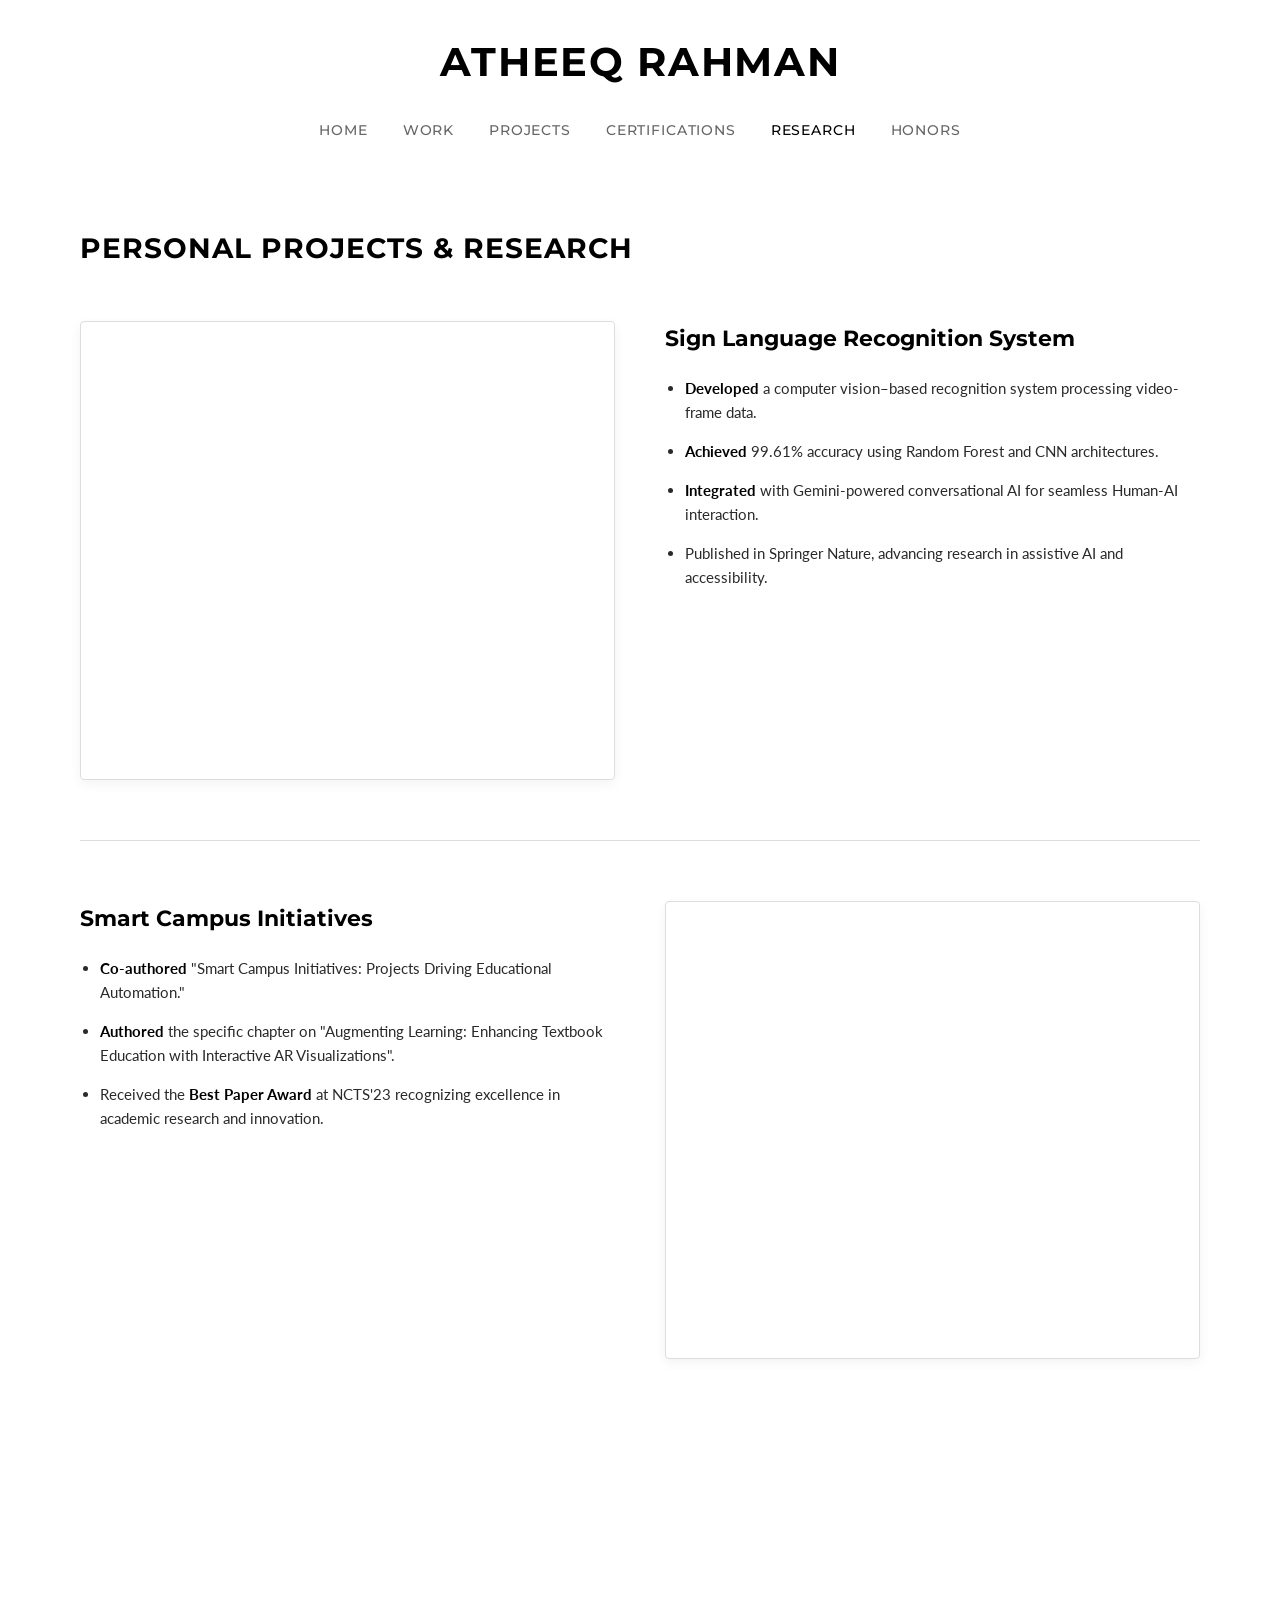
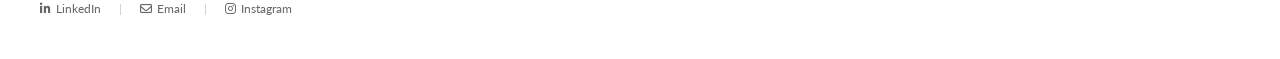
<file: research.html>
<!DOCTYPE html>
<html lang="en">
<head>
    <meta charset="UTF-8">
    <meta name="viewport" content="width=device-width, initial-scale=1.0">
    <title>ATHEEQ RAHMAN - Research</title>
    <link rel="stylesheet" href="css/style.css">
    <style>
        .projects-header {
            margin-top: 50px;
            margin-bottom: 50px;
        }
        .projects-header h2 {
            font-size: 28px;
            letter-spacing: 1px;
            font-weight: 700;
        }
        
        .project-row {
            display: flex;
            align-items: flex-start;
            gap: 50px;
            margin-bottom: 60px;
            padding-bottom: 60px;
            border-bottom: 1px solid #dddddd;
        }
        .project-row:last-child {
            border-bottom: none;
        }

        .project-text, .project-media {
            flex: 1;
        }
        
        .project-text h3 {
            font-size: 22px;
            margin-bottom: 20px;
            text-transform: none;
            font-weight: 700;
        }

        .project-text ul {
            padding-left: 20px;
            color: #2A2A2A;
        }
        .project-text ul li {
            margin-bottom: 15px;
            font-size: 15px;
            line-height: 1.6;
        }
        .project-text ul li strong {
            font-weight: bold;
            color: #000;
        }

        .project-media img {
            width: 100%;
            height: auto;
            display: block;
        }

        /* Fake PDF Viewer Styling for the second project */
        .pdf-viewer {
            border: 1px solid #ddd;
            border-radius: 4px;
            overflow: hidden;
            background: #fff;
            box-shadow: 0 4px 12px rgba(0,0,0,0.05);
        }
        .pdf-toolbar {
            background-color: #333;
            color: white;
            padding: 10px 15px;
            display: flex;
            justify-content: space-between;
            align-items: center;
            font-size: 12px;
            font-family: sans-serif;
        }
        .pdf-toolbar-icons {
            display: flex;
            gap: 15px;
        }
        .pdf-page {
            padding: 40px;
            text-align: center;
            min-height: 400px;
        }
        .pdf-page h4 {
            font-family: 'Times New Roman', serif;
            font-size: 18px;
            text-transform: none;
            margin-bottom: 20px;
            color: #000;
        }
        .pdf-page p {
            font-family: 'Times New Roman', serif;
            font-size: 13px;
            text-align: justify;
            color: #333;
        }

        @media screen and (max-width: 768px) {
            .project-row {
                flex-direction: column;
            }
            .project-row:nth-child(even) {
                flex-direction: column; /* Force stack on mobile */
            }
        }
    </style>
    <link rel="icon" href="img/ar_logo.png">
</head>
<body>

    <div class="mobile-nav-overlay">
        <ul class="mobile-nav-links">
            <li><a href="index.html">Home</a></li>
            <li><a href="work.html">Work</a></li>
            <li><a href="projects.html">Projects</a></li>
            <li><a href="certifications.html">Certifications</a></li>
            <li><a href="research.html">Research</a></li>
            <li><a href="honors.html">Honors</a></li>
        </ul>
    </div>

    <header>
        <div class="hamburger-menu">
            <div class="hamburger-icon">
                <span class="hamburger-line"></span>
                <span class="hamburger-line"></span>
                <span class="hamburger-line"></span>
            </div>
        </div>
        <h1 class="site-title"><a href="index.html">ATHEEQ RAHMAN</a></h1>
        <nav class="desktop-nav">
            <a href="index.html">HOME</a>
            <a href="work.html">WORK</a>
            <a href="projects.html">PROJECTS</a>
            <a href="certifications.html">CERTIFICATIONS</a>
            <a href="research.html" class="active">RESEARCH</a>
            <a href="honors.html">HONORS</a>
        </nav>
    </header>

    <main>
        <div class="projects-header">
            <h2>PERSONAL PROJECTS & RESEARCH</h2>
        </div>

        <!-- Project 1: Sign Language (PDF on Left, Text on Right) -->
        <div class="project-row">
            <div class="project-media">
                <div class="pdf-viewer">
                    <iframe src="Papers/SLRS.pdf" width="100%" height="450px" style="border: none;"></iframe>
                </div>
            </div>
            <div class="project-text">
                <h3>Sign Language Recognition System</h3>
                <ul>
                    <li><strong>Developed</strong> a computer vision–based recognition system processing video-frame data.</li>
                    <li><strong>Achieved</strong> 99.61% accuracy using Random Forest and CNN architectures.</li>
                    <li><strong>Integrated</strong> with Gemini-powered conversational AI for seamless Human-AI interaction.</li>
                    <li>Published in Springer Nature, advancing research in assistive AI and accessibility.</li>
                </ul>
            </div>
        </div>

        <!-- Project 2: Smart Campus (Text on Left, PDF on Right) -->
        <div class="project-row" style="flex-direction: row-reverse;">
            <div class="project-media">
                <div class="pdf-viewer">
                    <iframe src="Papers/Augmenting Learning.pdf" width="100%" height="450px" style="border: none;"></iframe>
                </div>
            </div>
            <div class="project-text">
                <h3>Smart Campus Initiatives</h3>
                <ul>
                    <li><strong>Co-authored</strong> "Smart Campus Initiatives: Projects Driving Educational Automation."</li>
                    <li><strong>Authored</strong> the specific chapter on "Augmenting Learning: Enhancing Textbook Education with Interactive AR Visualizations".</li>
                    <li>Received the <strong>Best Paper Award</strong> at NCTS'23 recognizing excellence in academic research and innovation.</li>
                </ul>
            </div>
        </div>

    </main>

    <footer>
        <a href="https://www.linkedin.com/in/rahmanatheeq/" target="_blank"><i class="fa-brands fa-linkedin-in" style="margin-right: 5px;"></i>LinkedIn</a> <span style="margin-right: 15px; color: #ccc;">|</span>
        <a href="mailto:atheeqrahman15@gmail.com"><i class="fa-regular fa-envelope" style="margin-right: 5px;"></i>Email</a> <span style="margin-right: 15px; color: #ccc;">|</span>
        <a href="https://www.instagram.com/atheeqrahman._/?hl=en" target="_blank"><i class="fa-brands fa-instagram" style="margin-right: 5px;"></i>Instagram</a>
    </footer>

    <script src="js/script.js"></script>
</body>
</html>
</file>
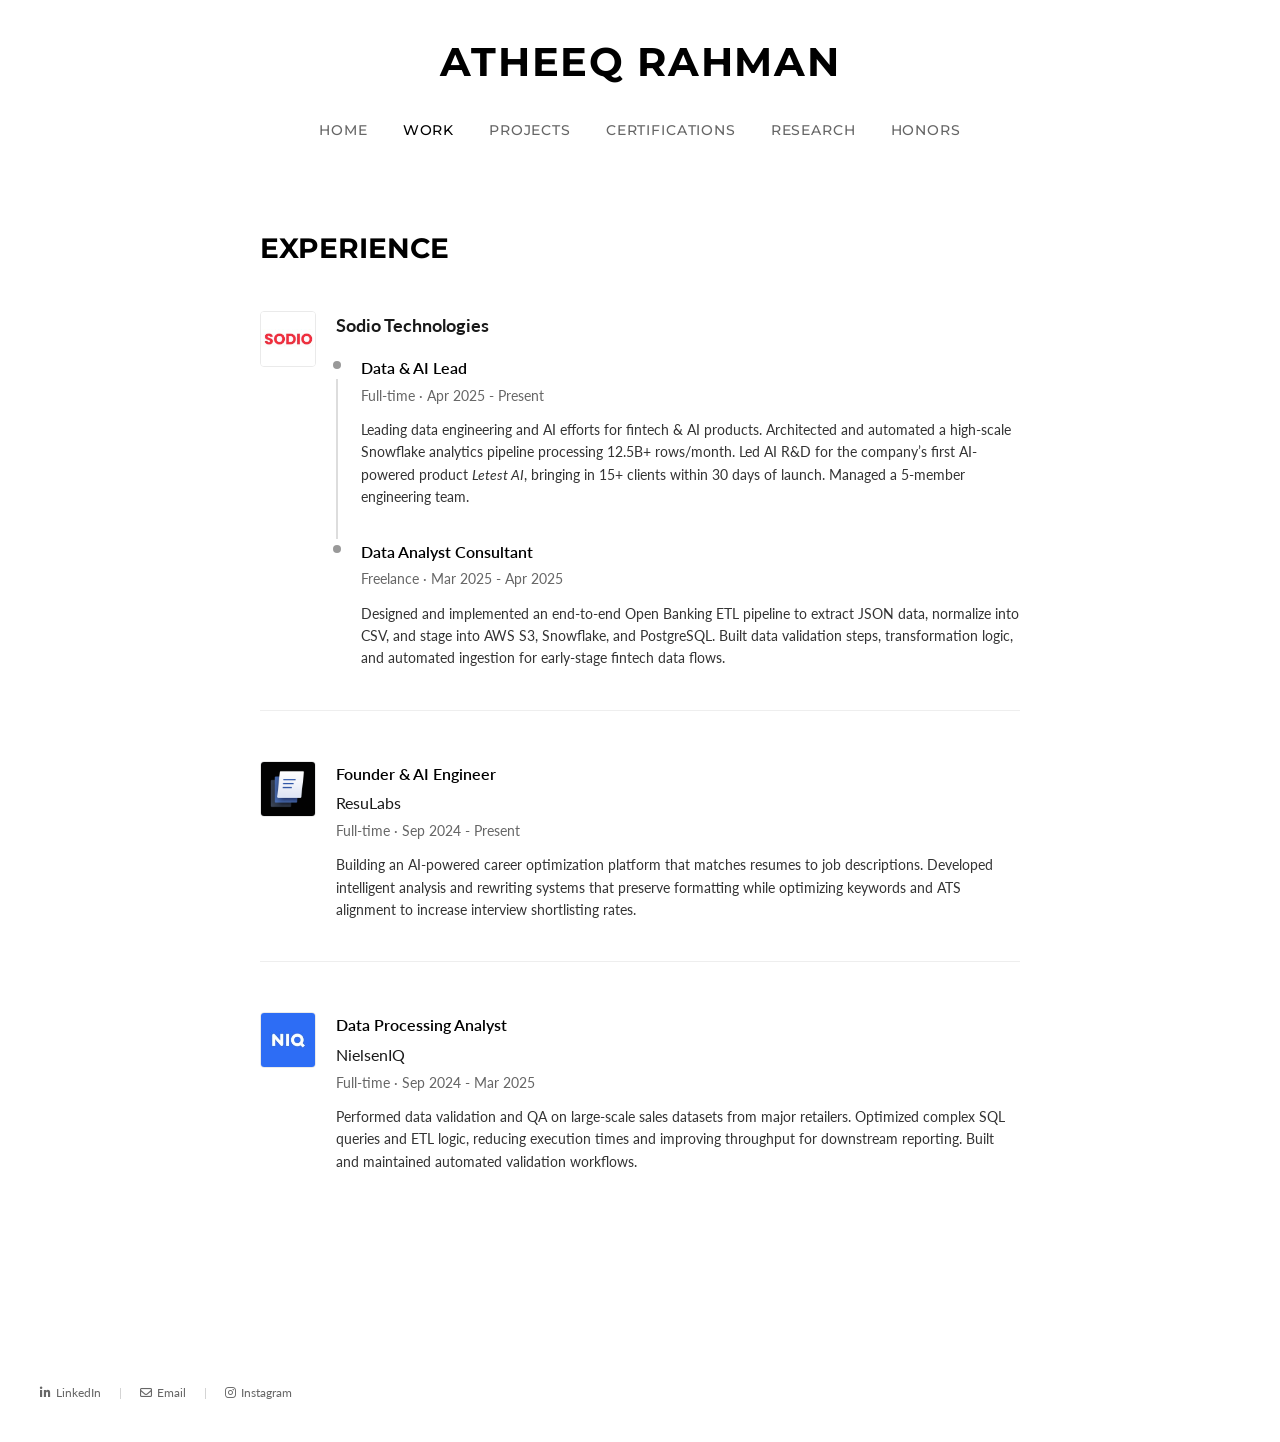
<file: work.html>
<!DOCTYPE html>
<html lang="en">

<head>
    <meta charset="UTF-8">
    <meta name="viewport" content="width=device-width, initial-scale=1.0">
    <title>ATHEEQ RAHMAN - Work</title>
    <link rel="stylesheet" href="css/style.css">
    <style>
        .experience-section {
            max-width: 800px;
            margin: 50px auto;
            padding: 0 20px;
        }

        .experience-block {
            display: flex;
            gap: 20px;
            margin-bottom: 50px;
            padding-bottom: 40px;
            border-bottom: 1px solid #eee;
        }

        .experience-block:last-child {
            border-bottom: none;
        }

        .company-logo {
            flex-shrink: 0;
            width: 56px;
            height: 56px;
            border-radius: 4px;
            overflow: hidden;
            background-color: #f8f8f8;
            border: 1px solid #eaeaea;
        }

        .company-logo img {
            width: 100%;
            height: 100%;
            object-fit: cover;
        }

        .experience-details {
            flex: 1;
        }

        .company-name {
            font-size: 18px;
            font-weight: 700;
            margin-bottom: 8px;
            color: #1a1a1a;
        }

        /* Styles for a single role directly under a company */
        .single-role .role-title {
            font-size: 16px;
            font-weight: 600;
            margin-bottom: 4px;
        }

        .single-role .role-meta {
            font-size: 14px;
            color: #666;
            margin-bottom: 12px;
        }

        /* Styles for multiple roles nested under one company */
        .nested-roles-container {
            margin-top: 15px;
        }

        .nested-role {
            position: relative;
            padding-left: 25px;
            margin-bottom: 30px;
        }

        .nested-role:last-child {
            margin-bottom: 0;
        }

        /* The vertical line connecting nested roles */
        .nested-role::before {
            content: '';
            position: absolute;
            left: 0;
            top: 24px;
            bottom: -30px;
            /* extends to the next item */
            width: 2px;
            background-color: #ddd;
        }

        .nested-role:last-child::before {
            display: none;
            /* remove line after the last item */
        }

        /* The dot on the timeline for nested roles */
        .nested-role::after {
            content: '';
            position: absolute;
            left: -3px;
            top: 6px;
            width: 8px;
            height: 8px;
            border-radius: 50%;
            background-color: #999;
        }

        .nested-role .role-title {
            font-size: 16px;
            font-weight: 600;
            margin-bottom: 4px;
        }

        .nested-role .role-meta {
            font-size: 14px;
            color: #666;
            margin-bottom: 12px;
        }

        .role-desc {
            font-size: 14px;
            line-height: 1.6;
            color: #333;
        }

        @media screen and (max-width: 600px) {
            .experience-block {
                flex-direction: column;
                gap: 15px;
            }

            .company-logo {
                width: 48px;
                height: 48px;
            }
        }
    </style>
    <link rel="icon" href="img/ar_logo.png">
</head>

<body>

    <div class="mobile-nav-overlay">
        <ul class="mobile-nav-links">
            <li><a href="index.html">Home</a></li>
            <li><a href="work.html">Work</a></li>
            <li><a href="projects.html">Projects</a></li>
            <li><a href="certifications.html">Certifications</a></li>
            <li><a href="research.html">Research</a></li>
            <li><a href="honors.html">Honors</a></li>
        </ul>
    </div>

    <header>
        <div class="hamburger-menu">
            <div class="hamburger-icon">
                <span class="hamburger-line"></span>
                <span class="hamburger-line"></span>
                <span class="hamburger-line"></span>
            </div>
        </div>
        <h1 class="site-title"><a href="index.html">ATHEEQ RAHMAN</a></h1>
        <nav class="desktop-nav">
            <a href="index.html">HOME</a>
            <a href="work.html" class="active">WORK</a>
            <a href="projects.html">PROJECTS</a>
            <a href="certifications.html">CERTIFICATIONS</a>
            <a href="research.html">RESEARCH</a>
            <a href="honors.html">HONORS</a>
        </nav>
    </header>

    <main>
        <section class="experience-section">
            <h2 style="font-size: 28px; margin-bottom: 40px; font-weight: 700; text-transform: uppercase;">Experience
            </h2>

            <!-- Sodio Technologies (Nested Roles) -->
            <div class="experience-block">
                <div class="company-logo">
                    <img src="img/sodio_technologies_logo.jpeg" alt="Sodio Technologies Logo">
                </div>
                <div class="experience-details">
                    <div class="company-name">Sodio Technologies</div>
                    <div class="nested-roles-container">

                        <!-- Role 1 -->
                        <div class="nested-role">
                            <div class="role-title">Data & AI Lead</div>
                            <div class="role-meta">Full-time &middot; Apr 2025 - Present</div>
                            <div class="role-desc">
                                Leading data engineering and AI efforts for fintech & AI products. Architected and
                                automated a high-scale Snowflake analytics pipeline processing 12.5B+ rows/month. Led AI
                                R&D for the company’s first AI-powered product <em>Letest AI</em>, bringing in 15+
                                clients within 30 days of launch. Managed a 5-member engineering team.
                            </div>
                        </div>

                        <!-- Role 2 -->
                        <div class="nested-role">
                            <div class="role-title">Data Analyst Consultant</div>
                            <div class="role-meta">Freelance &middot; Mar 2025 - Apr 2025</div>
                            <div class="role-desc">
                                Designed and implemented an end-to-end Open Banking ETL pipeline to extract JSON data,
                                normalize into CSV, and stage into AWS S3, Snowflake, and PostgreSQL. Built data
                                validation steps, transformation logic, and automated ingestion for early-stage fintech
                                data flows.
                            </div>
                        </div>

                    </div>
                </div>
            </div>

            <!-- ResuLabs (Single Role) -->
            <div class="experience-block">
                <div class="company-logo">
                    <!-- The user provided a dark icon for Resulabs and its specific filename -->
                    <img src="img/ResuLabs-Dark-icon.png" alt="ResuLabs Logo"
                        style="object-fit: contain; transform: scale(1.6);">
                </div>
                <div class="experience-details single-role">
                    <div class="role-title">Founder & AI Engineer</div>
                    <div class="company-name" style="font-size: 16px; font-weight: 400; margin-bottom: 4px;">ResuLabs
                    </div>
                    <div class="role-meta">Full-time &middot; Sep 2024 - Present</div>
                    <div class="role-desc">
                        Building an AI-powered career optimization platform that matches resumes to job descriptions.
                        Developed intelligent analysis and rewriting systems that preserve formatting while optimizing
                        keywords and ATS alignment to increase interview shortlisting rates.
                    </div>
                </div>
            </div>

            <!-- NielsenIQ (Single Role) -->
            <div class="experience-block">
                <div class="company-logo">
                    <img src="img/nielseniq_logo.jpeg" alt="NielsenIQ Logo">
                </div>
                <div class="experience-details single-role">
                    <div class="role-title">Data Processing Analyst</div>
                    <div class="company-name" style="font-size: 16px; font-weight: 400; margin-bottom: 4px;">NielsenIQ
                    </div>
                    <div class="role-meta">Full-time &middot; Sep 2024 - Mar 2025</div>
                    <div class="role-desc">
                        Performed data validation and QA on large-scale sales datasets from major retailers. Optimized
                        complex SQL queries and ETL logic, reducing execution times and improving throughput for
                        downstream reporting. Built and maintained automated validation workflows.
                    </div>
                </div>
            </div>

        </section>
    </main>

    <footer>
        <a href="https://www.linkedin.com/in/rahmanatheeq/" target="_blank"><i class="fa-brands fa-linkedin-in" style="margin-right: 5px;"></i>LinkedIn</a> <span style="margin-right: 15px; color: #ccc;">|</span>
        <a href="mailto:atheeqrahman15@gmail.com"><i class="fa-regular fa-envelope" style="margin-right: 5px;"></i>Email</a> <span style="margin-right: 15px; color: #ccc;">|</span>
        <a href="https://www.instagram.com/atheeqrahman._/?hl=en" target="_blank"><i class="fa-brands fa-instagram" style="margin-right: 5px;"></i>Instagram</a>
    </footer>

    <script src="js/script.js"></script>
</body>

</html>
</file>
<file: css/style.css>
/* Google Fonts import for Montserrat (Headings) and Lato (Body) */
@import url('https://fonts.googleapis.com/css2?family=Lato:ital,wght@0,300;0,400;0,700;1,400&family=Montserrat:wght@400;500;700&display=swap');
@import url('https://cdnjs.cloudflare.com/ajax/libs/font-awesome/6.4.0/css/all.min.css');

/* Reset and Base Styles */
* {
    margin: 0;
    padding: 0;
    box-sizing: border-box;
}

body {
    font-family: 'Lato', sans-serif;
    background-color: #ffffff;
    color: #000000;
    line-height: 1.6;
    -webkit-font-smoothing: antialiased;
    -moz-osx-font-smoothing: grayscale;
}

h1, h2, h3, h4, h5, h6 {
    font-family: 'Montserrat', sans-serif;
    color: #000000;
    font-weight: 500;
    text-transform: uppercase;
}

a {
    text-decoration: none;
    color: inherit;
    transition: color 0.3s ease;
}

/* Header & Navigation */
header {
    width: 100%;
    padding: 30px 50px;
    display: flex;
    flex-direction: column;
    align-items: center;
    position: relative;
    z-index: 100;
}

.site-title {
    font-size: 40px;
    font-weight: 700;
    letter-spacing: 1.68px;
    margin-bottom: 25px;
}

.site-title a {
    color: #000000;
}

.desktop-nav {
    display: flex;
    gap: 35px;
}

.desktop-nav a {
    font-family: 'Montserrat', sans-serif;
    font-size: 14px;
    font-weight: 500;
    letter-spacing: 0.85px;
    color: #666666;
    padding-bottom: 5px;
}

.desktop-nav a:hover, .desktop-nav a.active {
    color: #000000;
}

/* Hamburger Menu (Mobile/Tablet) */
.hamburger-menu {
    display: none;
    position: absolute;
    top: 40px;
    left: 40px;
    cursor: pointer;
    z-index: 1000;
}

.hamburger-icon {
    width: 30px;
    height: 20px;
    position: relative;
    display: flex;
    flex-direction: column;
    justify-content: space-between;
}

.hamburger-line {
    width: 100%;
    height: 2px;
    background-color: #000000;
    transition: all 0.3s ease;
}

/* Mobile Overlay Navigation */
.mobile-nav-overlay {
    position: fixed;
    top: 0;
    left: 0;
    width: 100%;
    height: 100vh;
    background-color: rgba(255, 255, 255, 0.98);
    backdrop-filter: blur(10px);
    display: flex;
    flex-direction: column;
    justify-content: center;
    align-items: center;
    opacity: 0;
    pointer-events: none;
    transition: opacity 0.4s ease;
    z-index: 900;
}

.mobile-nav-overlay.open {
    opacity: 1;
    pointer-events: all;
}

.mobile-nav-links {
    list-style: none;
    text-align: center;
}

.mobile-nav-links li {
    margin: 20px 0;
}

.mobile-nav-links a {
    font-family: 'Montserrat', sans-serif;
    font-size: 24px;
    font-weight: 500;
    letter-spacing: 2px;
    text-transform: uppercase;
    color: #000000;
}

.mobile-nav-links a:hover {
    color: #666666;
}

/* Main Layout Constraints */
main {
    max-width: 1200px;
    margin: 0 auto;
    padding: 0 40px 80px 40px;
}

/* Hero Section */
.hero {
    width: 100%;
    height: 60vh;
    min-height: 400px;
    background-position: center;
    background-size: cover;
    background-repeat: no-repeat;
    margin-bottom: 60px;
    background-color: #f5f5f5; /* Fallback if no image */
}

/* Two Column Flex (About layout) */
.split-section {
    display: flex;
    gap: 60px;
    align-items: flex-start;
    margin-top: 60px;
}

.split-text {
    flex: 1;
}

.split-text h2 {
    font-size: 32px;
    margin-bottom: 20px;
    letter-spacing: 1px;
}

.split-text p {
    font-size: 16px;
    color: #2A2A2A;
    margin-bottom: 20px;
}

.split-image {
    flex: 1;
    display: flex;
    justify-content: center;
}

.split-image img {
    max-width: 100%;
    height: auto;
    display: block;
}

/* Buttons */
.btn {
    display: inline-block;
    background-color: #000000;
    color: #ffffff;
    font-family: 'Montserrat', sans-serif;
    font-size: 13px;
    letter-spacing: 1px;
    font-weight: 500;
    text-transform: uppercase;
    padding: 15px 35px;
    border: none;
    cursor: pointer;
    transition: background-color 0.3s ease;
}

.btn:hover {
    background-color: #333333;
    color: #ffffff;
}

/* Footer Element */
footer {
    padding: 40px;
    text-align: left;
    font-size: 12px;
    color: #999999;
}

footer a {
    color: #666666;
    margin-right: 15px;
}

/* Media Queries for Responsiveness */
@media screen and (max-width: 768px) {
    header {
        padding: 30px 20px;
    }
    
    .desktop-nav {
        display: none;
    }
    
    .hamburger-menu {
        display: block;
    }
    
    .site-title {
        font-size: 30px;
        margin-bottom: 0;
    }
    
    .split-section {
        flex-direction: column;
    }
    
    .hero {
        height: 40vh;
    }
}

/* --- Global Entrance Animations --- */
@keyframes fadeInUp {
    from {
        opacity: 0;
        transform: translateY(30px);
    }
    to {
        opacity: 1;
        transform: translateY(0);
    }
}

/* Apply animation universally to major sections and cards */
section, 
.project-section,
.experience-block,
.work-item,
.honor-card,
.split-section,
.hero {
    animation: fadeInUp 0.8s ease-out forwards;
    opacity: 0; /* Ensures elements are invisible before JS/CSS applies the animation */
}

/* Add a slight stagger effect to sibling cards */
.honor-card:nth-child(1), .experience-block:nth-child(1) { animation-delay: 0.1s; }
.honor-card:nth-child(2), .experience-block:nth-child(2) { animation-delay: 0.2s; }
.honor-card:nth-child(3), .experience-block:nth-child(3) { animation-delay: 0.3s; }
.honor-card:nth-child(4), .experience-block:nth-child(4) { animation-delay: 0.4s; }
.honor-card:nth-child(12) ~ .honor-card { animation-delay: 0.1s; /* fallback for many cards */ }
</file>
